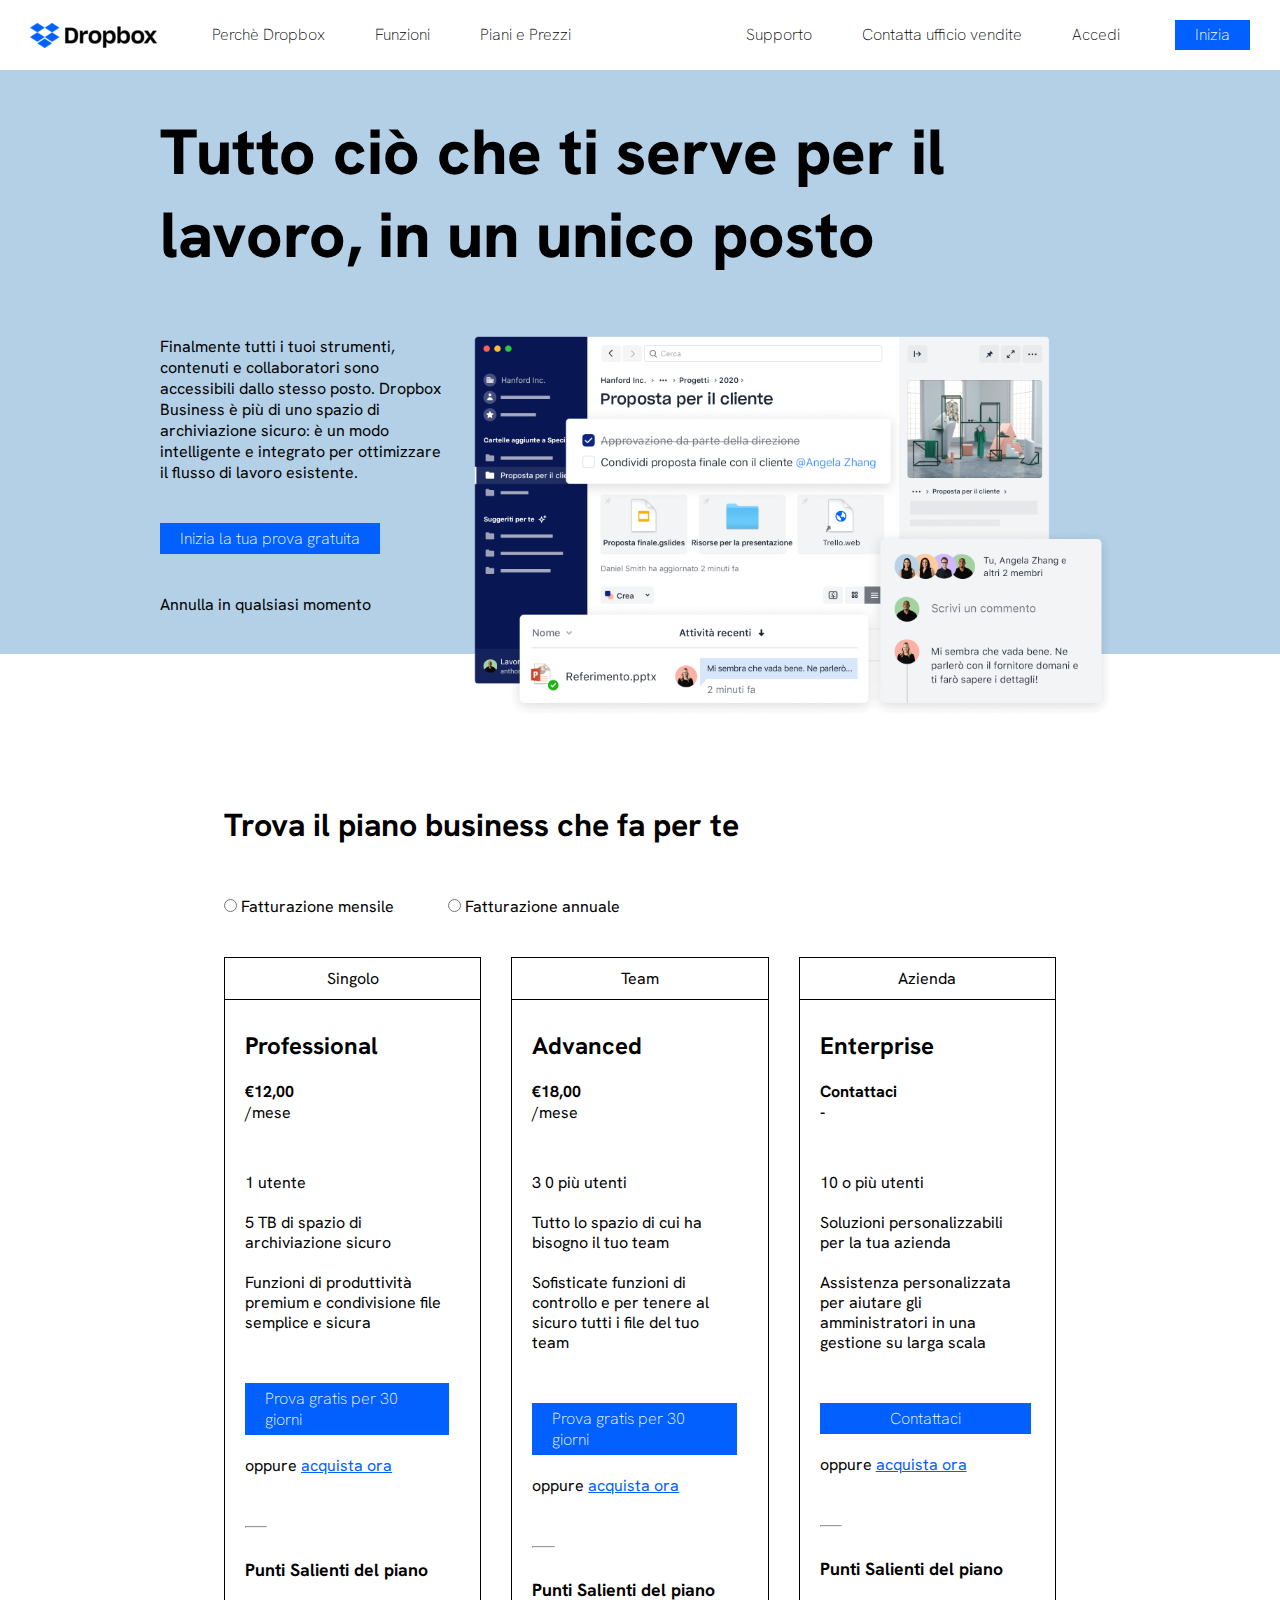
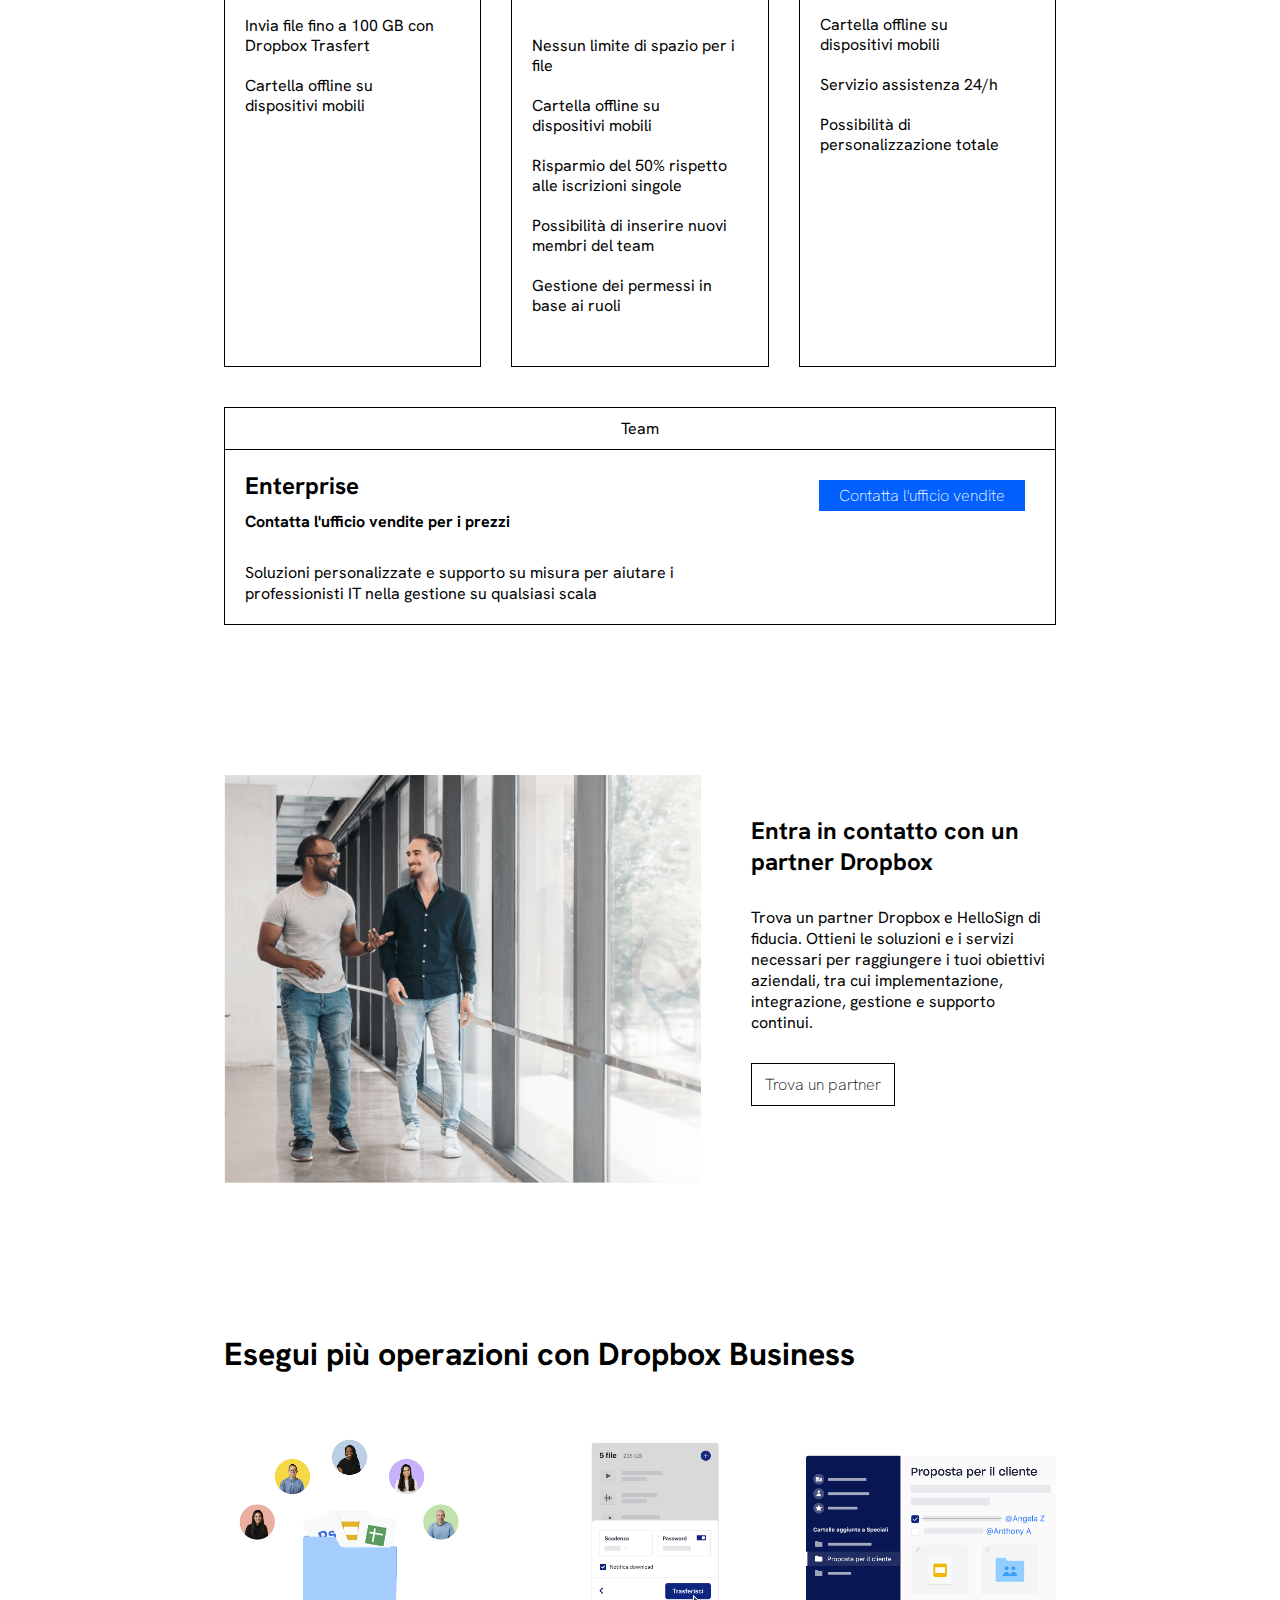
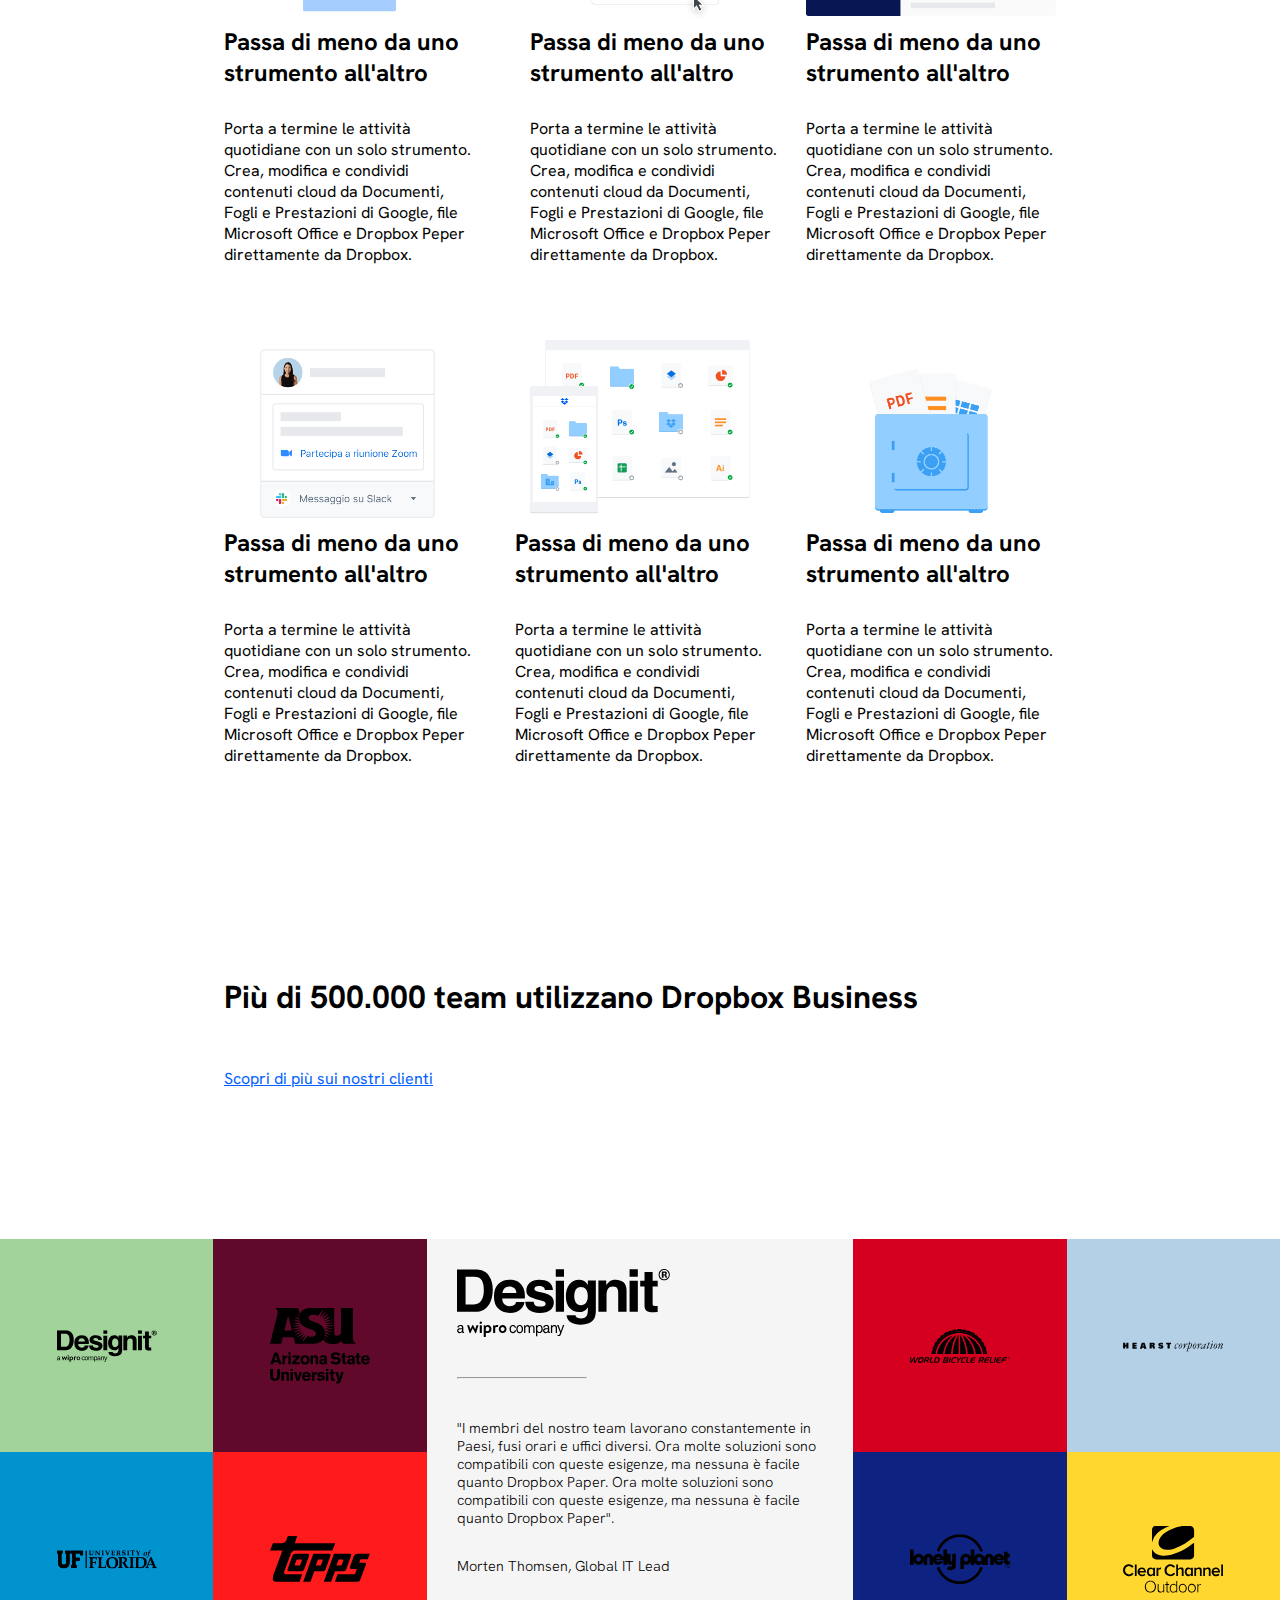
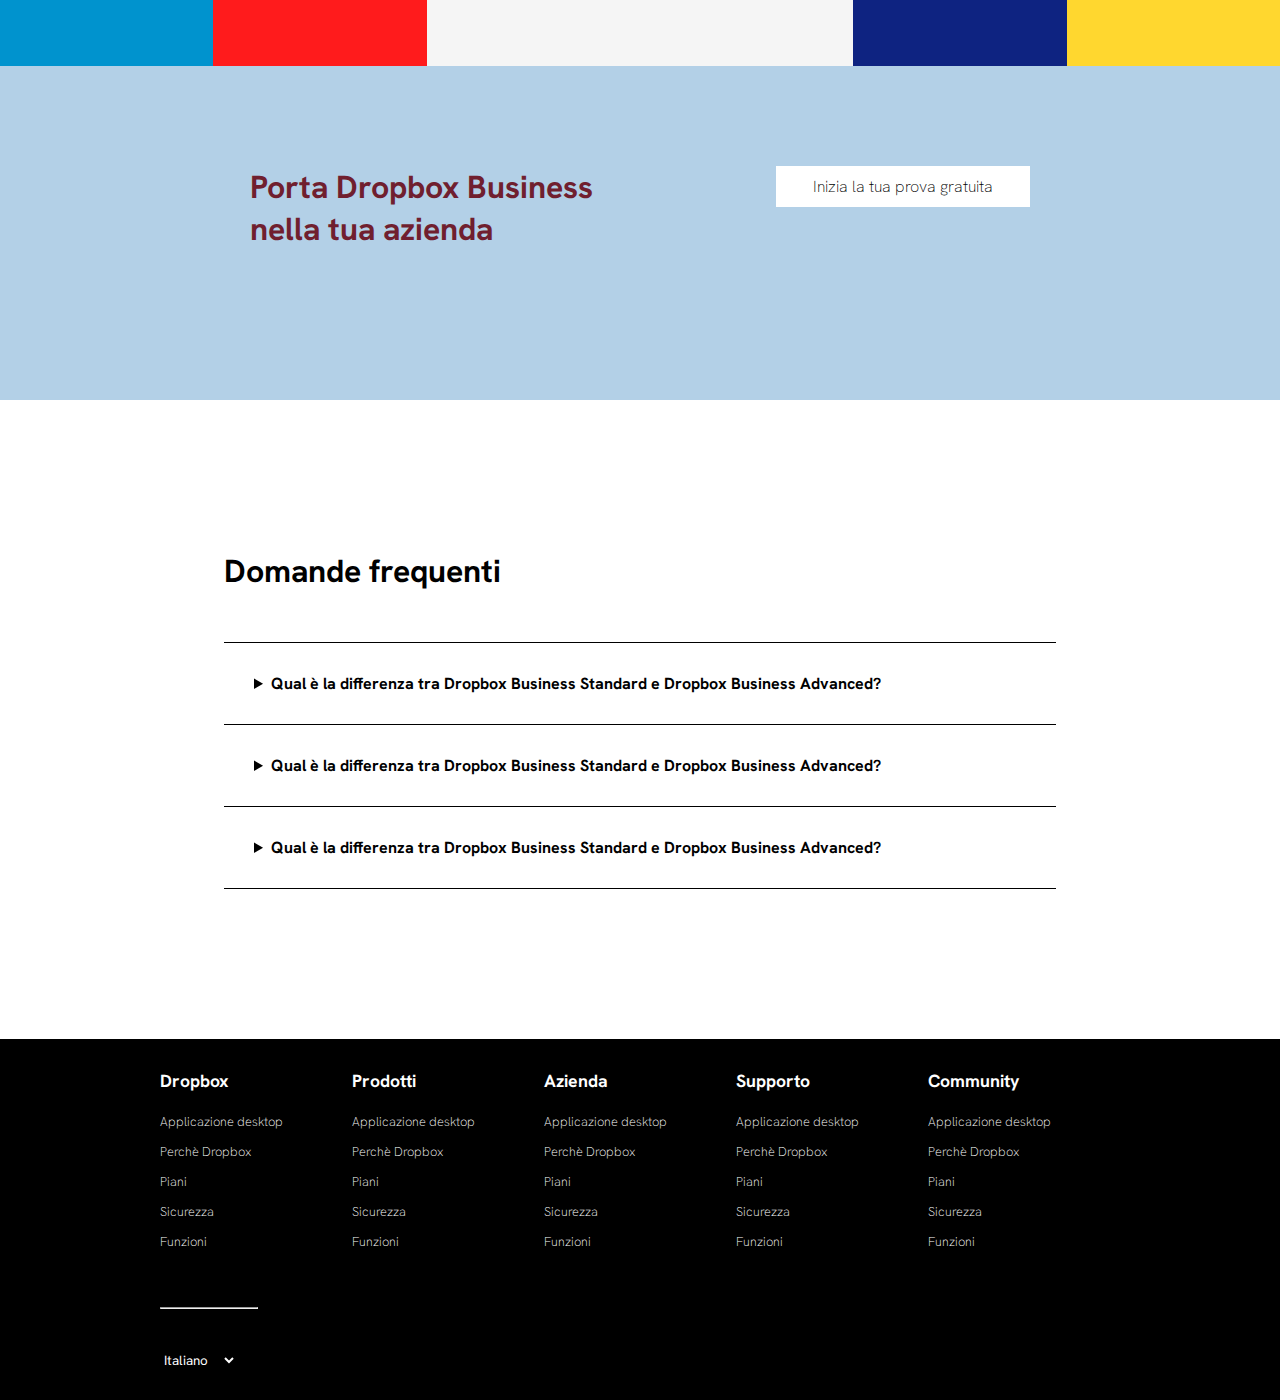
<file: index.html>
<!DOCTYPE html>
<html lang="en">
<head>
    <meta charset="UTF-8">
    <meta name="viewport" content="width=device-width, initial-scale=1.0">
    <link href="https://fonts.googleapis.com/css2?family=Hanken+Grotesk:wght@100;200;300;400;700;800&display=swap" rel="stylesheet">
    <link rel="stylesheet" href="https://cdnjs.cloudflare.com/ajax/libs/font-awesome/6.4.2/css/all.min.css" integrity="sha512-z3gLpd7yknf1YoNbCzqRKc4qyor8gaKU1qmn+CShxbuBusANI9QpRohGBreCFkKxLhei6S9CQXFEbbKuqLg0DA==" crossorigin="anonymous" referrerpolicy="no-referrer" />
    <link rel="stylesheet" href="css/style.css">
    <title>Dropbox</title>
</head>
<body>
    <!-- header -->
    <header>
        <nav class="d-flex flex-space-between">
            <ul class="d-flex align-center">
                <li class="padding-right padding-left">
                    <img src="img/logo-small.png" alt="logo Dropbox">
                </li>
                <li class="dropdown">
                    <div class="dropdown-button">
                        <a href="#">Perchè Dropbox</a>
                    </div>
                    <div class="dropdown-menu">
                        <div class="d-flex flex-start">
                            <ul>
                                <li class="bold">Panoramica</li>
                                <li><a href="#">Lasciati ispirare</a></li>
                                <li><a href="#">Cosa dicono i clienti</a></li>
                                <li><a href="#">Integrazione di app</a></li>
                                <li><a href="#">Risorse</a></li>
                            </ul>
                            <ul>
                                <li class="bold">Lavora al meglio con Dropbox</li>
                                <li><a href="#">Condividi file</a></li>
                                <li><a href="#">Archivia e organizza</a></li>
                                <li><a href="#">Sincronizza i tuoi dispositivi</a></li>
                                <li><a href="#">Proteggi i tuoi dati</a></li>
                                <li><a href="#">Connetti tra loro i membri del team in remoto</a></li>
                                <li><a href="#">Fai avanzare il tuo lavoro</a></li>
                                <li><a href="#">Backup sempre attivo</a></li>
                                <li><a href="#">Firma un documento</a></li>
                                <li><a href="#">Monitora i dati analitici dei documenti</a></li>
                            </ul>
                        </div>
                    </div>
                </li>
                <li class="dropdown small-dropdown">
                    <div class="dropdown-button">
                        <a href="#">Funzioni</a>
                    </div>
                    <div class="dropdown-menu">
                        <div class="d-flex flex-start">
                            <ul>
                                <li class="bold">Ruoli</li>
                                <li><a href="#">Creativi</a></li>
                                <li><a href="#">Vendite</a></li>
                                <li><a href="#">Marketing</a></li>
                                <li><a href="#">Risorse umane</a></li>
                                <li><a href="#">IT</a></li>
                                <li><a href="#">Team lead</a></li>
                                <li><a href="#">Personale</a></li>
                            </ul>
                            <ul>
                                <li class="bold">Settori</li>
                                <li><a href=""></a>Edilizia</li>
                                <li><a href="#">Tecnologia</a></li>
                                <li><a href="#">Settore manifatturiero</a></li>
                                <li><a href="#">Mass media</a></li>
                                <li><a href="#">Servizi professionali</a></li>
                            </ul>
                        </div>
                    </div>
                </li>
                <li class="dropdown">
                    <div class="dropdown-button">
                        <a href="#piani-pagamento">Piani e Prezzi</a>
                    </div>
                </li>
            </ul>
            <ul class="d-flex align-center">
                <li class="dropdown small-dropdown">
                    <div class="dropdown-button">
                        <a href="#">Supporto</a>
                    </div>
                    <div class="dropdown-menu right">
                        <ul>
                            <li><a href="#">Centro assistenza</a></li>
                            <li><a href="#">Forum della community</a></li>
                        </ul>
                    </div>
                </li>
                <li class="dropdown small-dropdown">
                    <div class="dropdown-button">
                        <a href="#">Contatta ufficio vendite</a>
                    </div>
                    <div class="dropdown-menu">
                        <ul>
                            <li><a href="#">Invia un email</a></li>
                            <li><a href="#">+39029654895</a></li>
                        </ul>
                    </div>
                </li>
                <li class="dropdown small-dropdown">
                    <div class="dropdown-button">
                        <a href="pagine/login.html">Accedi</a>
                    </div>
                </li>
                <li class="dropdown padding-right padding-left"><a href="#" class="button-blue dark">Inizia</a></li>
            </ul>
        </nav>
        <section class="hero">
            <div class="container">
                <h1>Tutto ciò che ti serve per il lavoro, in un unico posto</h1>
                <div class="d-flex container-hero">
                    <div class="text-hero">
                        <p class="margin-bottom">Finalmente tutti i tuoi strumenti, contenuti e collaboratori sono accessibili dallo stesso posto. Dropbox Business è più di uno spazio di archiviazione sicuro: è un modo intelligente e integrato per ottimizzare il flusso di lavoro esistente.
                        </p>
                        <a href="#" class="button-blue margin-bottom light">Inizia la tua prova gratuita <i class="fa-solid fa-arrow-right"></i></a>
                        <p class="margin-bottom">Annulla in qualsiasi momento</p>
                        <a href="#piani-pagamento"><i class="fa-solid fa-arrow-down arrow"></i></a>
                    </div>
                    <div class="image-hero">
                        <img src="img/jumbo.png" alt="">
                    </div>
                </div>
            </div>
        </section>
    </header>

    <!-- main -->
    <main>
        <section id="piani-pagamento" class="container-section">
            <div>
                <h2>Trova il piano business che fa per te</h2>
                <input type="radio" name="fatturazione">
                    <label for="fatturazione-mensile" id="fatturazione-mensile">Fatturazione mensile</label>
                <input type="radio" name="fatturazione" class="checkbox">
                    <label for="fatturazione-annuale" id="fatturazione-annuale">Fatturazione annuale</label>
            </div>
            <div class="d-flex">
                <div class="box margin-right">
                    <div class="user">
                        <i class="fa-solid fa-user"></i> Singolo
                    </div>
                    <div class="info">
                        <h3>Professional</h3>
                        <p><span class="bold">&euro;12,00 </span><br>/mese </p>
                        <ul class="padding-top">
                            <li>
                                <i class="fa-solid fa-user"></i> 1 utente
                            </li>
                            <li>
                                <i class="fa-solid fa-folder"></i> 5 TB di spazio di archiviazione sicuro
                            </li>
                            <li>
                                <i class="fa-solid fa-diagram-project"></i> Funzioni di produttività premium e condivisione file semplice e sicura
                            </li>
                        </ul>
                        <div class="button-info">
                            <a href="#" class="button-blue dark">Prova gratis per 30 giorni</a>
                            <p>oppure <a href="#" class="link-border">acquista ora</a></p>
                        </div>
                        <hr>
                        <div class="padding-top">
                            <h4>Punti Salienti del piano</h4>
                            <ul>
                                <li><i class="fa-solid fa-check checkmark"></i> Invia file fino a 100 GB con Dropbox Trasfert</li>
                                <li><i class="fa-solid fa-check checkmark"></i> Cartella offline su dispositivi mobili</li>
                            </ul>
                        </div>
                    </div>
                </div>
                <div class="box margin-right">
                    <div class="user">
                        <i class="fa-solid fa-users"></i> Team
                    </div>
                    <div class="info">
                        <h3>Advanced</h3>
                        <p><span class="bold">&euro;18,00 </span><br>/mese</p>
                        <ul class="padding-top">
                            <li>
                                <i class="fa-solid fa-users"></i> 3 0 più utenti
                            </li>
                            <li>
                                <i class="fa-solid fa-folder"></i> Tutto lo spazio di cui ha bisogno il tuo team
                            </li>
                            <li>
                                <i class="fa-solid fa-diagram-project"></i> Sofisticate funzioni di controllo e per tenere al sicuro tutti i file del tuo team
                            </li>
                        </ul>
                        <div class="button-info">
                            <a href="#" class="button-blue dark">Prova gratis per 30 giorni</a>
                            <p>oppure <a href="#" class="link-border">acquista ora</a></p>
                        </div>
                        <hr>
                        <div class="padding-top">
                            <h4>Punti Salienti del piano</h4>
                            <ul>
                                <li><i class="fa-solid fa-check checkmark"></i> Nessun limite di spazio per i file</li>
                                <li><i class="fa-solid fa-check checkmark"></i> Cartella offline su dispositivi mobili</li>
                                <li><i class="fa-solid fa-check checkmark"></i> Risparmio del 50% rispetto alle iscrizioni singole</li>
                                <li><i class="fa-solid fa-check checkmark"></i> Possibilità di inserire nuovi membri del team</li>
                                <li><i class="fa-solid fa-check checkmark"></i> Gestione dei permessi in base ai ruoli</li>
                            </ul>
                        </div>
                    </div>
                </div>
                <div class="box">
                    <div class="user">
                        <i class="fa-solid fa-building"></i> Azienda
                    </div>
                    <div class="info">
                        <h3>Enterprise</h3>
                        <p class="bold">Contattaci<br>-</p>
                        <ul class="padding-top">
                            <li>
                                <i class="fa-solid fa-user"></i> 10 o più utenti
                            </li>
                            <li>
                                <i class="fa-solid fa-folder"></i> Soluzioni personalizzabili per la tua azienda
                            </li>
                            <li>
                                <i class="fa-solid fa-diagram-project"></i> Assistenza personalizzata per aiutare gli amministratori in una gestione su larga scala
                            </li>
                        </ul>
                        <div class="button-info">
                            <a href="#" class="button-blue dark"><span class="size-button">Contattaci</span></a>
                            <p>oppure <a href="#" class="link-border">acquista ora</a></p>
                        </div>
                        <hr>
                        <div class="padding-top">
                            <h4>Punti Salienti del piano</h4>
                            <ul>
                                <li><i class="fa-solid fa-check checkmark"></i> Cartella offline su dispositivi mobili</li>
                                <li><i class="fa-solid fa-check checkmark"></i> Servizio assistenza 24/h</li>
                                <li><i class="fa-solid fa-check checkmark"></i> Possibilità di personalizzazione totale</li>
                            </ul>
                        </div>
                    </div>
                </div>
            </div>
            <div>
                <div class="box-team">
                    <div class="user">
                        <i class="fa-solid fa-users"></i> Team
                    </div>
                    <div class="d-flex flex-start">
                        <div class="info-team">
                            <h3>Enterprise</h3>
                            <p class="bold">Contatta l'ufficio vendite per i prezzi<br></p>
                            <p class="padding-top">Soluzioni personalizzate e supporto su misura per aiutare i professionisti IT nella gestione su qualsiasi scala</p>
                        </div>
                        <div class="button-team">
                            <a href="#" class=" button-blue dark">Contatta l'ufficio vendite</a>
                        </div>
                    </div>
                </div>
            </div>
        </section>
        <section class="container-section">
            <div class="d-flex">
                <div class="partner-image">
                    <img src="img/partner.png" alt="work partner">
                </div>
                <div class="text-partner">
                    <h3>Entra in contatto con un partner Dropbox</h3>
                    <p class="padding-top">Trova un partner Dropbox e HelloSign di fiducia. Ottieni le soluzioni e i servizi necessari per raggiungere i tuoi obiettivi aziendali, tra cui implementazione, integrazione, gestione e supporto continui.</p>
                    <p class="white-button"><a href="#">Trova un partner <i class="fa-solid fa-arrow-down"></i></a></p>
                </div>
            </div>
        </section>
        <section class="container-section">
            <h2>Esegui più operazioni con Dropbox Business</h2>
            <div class="d-flex flex-space-between wrap">
                <div class="operation margin-right">
                    <img src="img/business-feature-switching-tools.png" alt="switching tools">
                    <h3>Passa di meno da uno strumento all'altro</h3>
                    <p>Porta a termine le attività quotidiane con un solo strumento. Crea, modifica e condividi contenuti cloud da Documenti, Fogli e Prestazioni di Google, file Microsoft Office e Dropbox Peper direttamente da Dropbox.</p>
                </div>
                <div class="operation">
                    <img src="img/business-feature-send-files-it.png" alt="send file">
                    <h3>Passa di meno da uno strumento all'altro</h3>
                    <p>Porta a termine le attività quotidiane con un solo strumento. Crea, modifica e condividi contenuti cloud da Documenti, Fogli e Prestazioni di Google, file Microsoft Office e Dropbox Peper direttamente da Dropbox.</p>
                </div>
                <div class="operation">
                    <img src="img/business-feature-coordinate-it.png" alt="business coordinate">
                    <h3>Passa di meno da uno strumento all'altro</h3>
                    <p>Porta a termine le attività quotidiane con un solo strumento. Crea, modifica e condividi contenuti cloud da Documenti, Fogli e Prestazioni di Google, file Microsoft Office e Dropbox Peper direttamente da Dropbox.</p>
                </div>
                <div class="operation">
                    <img src="img/business-feature-integrations-it.png" alt="zoom call">
                    <h3>Passa di meno da uno strumento all'altro</h3>
                    <p>Porta a termine le attività quotidiane con un solo strumento. Crea, modifica e condividi contenuti cloud da Documenti, Fogli e Prestazioni di Google, file Microsoft Office e Dropbox Peper direttamente da Dropbox.</p>
                </div>
                <div class="operation">
                    <img src="img/business-feature-multi-device.png" alt="multi device">
                    <h3>Passa di meno da uno strumento all'altro</h3>
                    <p>Porta a termine le attività quotidiane con un solo strumento. Crea, modifica e condividi contenuti cloud da Documenti, Fogli e Prestazioni di Google, file Microsoft Office e Dropbox Peper direttamente da Dropbox.</p>
                </div>
                <div class="operation">
                    <img src="img/business-feature-security.png" alt="security">
                    <h3>Passa di meno da uno strumento all'altro</h3>
                    <p>Porta a termine le attività quotidiane con un solo strumento. Crea, modifica e condividi contenuti cloud da Documenti, Fogli e Prestazioni di Google, file Microsoft Office e Dropbox Peper direttamente da Dropbox.</p>
                </div>
            </div>
        </section>
        <section class="container-section">
            <h2>Più di 500.000 team utilizzano Dropbox Business</h2>
            <a href="#" class="link-border">Scopri di più sui nostri clienti </a>
        </section>
        <section class="margin-top d-flex">
            <div class="team-section d-flex wrap">
                <div id="designit" class="size-logo">
                    <img src="img/designit.svg" alt="logo designit">
                </div>
                <div id="asu" class="size-logo">
                    <img src="img/arizona_state_university.svg" alt="logo Arizona State University">
                </div>
                <div id="uf" class="size-logo">
                    <img src="img/university_of_florida.svg" alt="logo University of Florida">
                </div>
                <div id="topps" class="size-logo">
                    <img src="img/topps.svg" alt="logo Topps">
                </div>
            </div>
            <div class="team-section">
                <div class="declaration">
                    <img src="img/designit.svg" alt="logo designit" class="padding-top padding-left">
                    <hr>
                    <p class="padding-left padding-right">"I membri del nostro team lavorano constantemente in Paesi, fusi orari e uffici diversi. Ora molte soluzioni sono compatibili con queste esigenze, ma nessuna è facile quanto Dropbox Paper. Ora molte soluzioni sono compatibili con queste esigenze, ma nessuna è facile quanto Dropbox Paper".</p>
                    <p class="padding-top padding-left">Morten Thomsen, Global IT Lead</p>
                </div>
            </div>
            <div class="team-section d-flex wrap">
                <div id="w-bicycle" class="size-logo">
                    <img src="img/world_bicycle_relief.svg" alt="logo World Bicycle Relief">
                </div>
                <div id="hearst" class="size-logo">
                    <img src="img/hearst_corp.svg" alt="logo Hearst corporation">
                </div>
                <div id="lonely-planet" class="size-logo">
                    <img src="img/lonely_planet.svg" alt="logo Lonely Planet">
                </div>
                <div id="cco" class="size-logo">
                    <img src="img/clear_channel.svg" alt="logo Clear Channel Outdoor">
                </div>
            </div>
        </section>
        <section class="prova-gratis d-flex flex-start">
            <h2>Porta Dropbox Business nella tua azienda</h2>
            <a href="#">Inizia la tua prova gratuita <i class="fa-solid fa-arrow-down"></i></a>
        </section>
        <section class="container-section">
            <h2>Domande frequenti</h2>
            <div class="faq">
                <details class="border-top">
                    <summary class="bold">Qual è la differenza tra Dropbox Business Standard e Dropbox Business Advanced?</summary>
                    <p>Standard offre ai team 5000 GB di spazio di archiviazione con strumenti di sicurezza, condivisione e collaborazione facili da usare. Advanced parte da 15 TB di spazio di archiviazione per team, oltre a solidi controlli di sicurezza e avvisi. Per ulteriori informazioni, confronta i piani Dropbox.</p>
                </details>
                <details class="border-top">
                    <summary class="bold">Qual è la differenza tra Dropbox Business Standard e Dropbox Business Advanced?</summary>
                    <p>Standard offre ai team 5000 GB di spazio di archiviazione con strumenti di sicurezza, condivisione e collaborazione facili da usare. Advanced parte da 15 TB di spazio di archiviazione per team, oltre a solidi controlli di sicurezza e avvisi. Per ulteriori informazioni, confronta i piani Dropbox.</p>
                </details>
                <details class="border-top border-bottom">
                    <summary class="bold">Qual è la differenza tra Dropbox Business Standard e Dropbox Business Advanced?</summary>
                    <p>Standard offre ai team 5000 GB di spazio di archiviazione con strumenti di sicurezza, condivisione e collaborazione facili da usare. Advanced parte da 15 TB di spazio di archiviazione per team, oltre a solidi controlli di sicurezza e avvisi. Per ulteriori informazioni, confronta i piani Dropbox.</p>
                </details>

            </div>
        </section>
    </main>

    <!-- footer -->
    <footer class="margin-top">
        <div class="container d-flex flex-space-between">
            <section class="footer-section">
                <h4>Dropbox</h4>
                <ul>
                    <li><a href="#" class="white-text">Applicazione desktop</a></li>
                    <li><a href="#" class="white-text">Perchè Dropbox</a></li>
                    <li><a href="" class="white-text">Piani</a></li>
                    <li><a href="#" class="white-text">Sicurezza</a></li>
                    <li><a href="#" class="white-text">Funzioni</a></li>
                </ul>
            </section>
            <section class="footer-section">
                <h4>Prodotti</h4>
                <ul>
                    <li><a href="#" class="white-text">Applicazione desktop</a></li>
                    <li><a href="#" class="white-text">Perchè Dropbox</a></li>
                    <li><a href="" class="white-text">Piani</a></li>
                    <li><a href="#" class="white-text">Sicurezza</a></li>
                    <li><a href="#" class="white-text">Funzioni</a></li>
                </ul>
            </section>
            <section class="footer-section">
                <h4>Azienda</h4>
                <ul>
                    <li><a href="#" class="white-text">Applicazione desktop</a></li>
                    <li><a href="#" class="white-text">Perchè Dropbox</a></li>
                    <li><a href="" class="white-text">Piani</a></li>
                    <li><a href="#" class="white-text">Sicurezza</a></li>
                    <li><a href="#" class="white-text">Funzioni</a></li>
                </ul>
            </section>
            <section class="footer-section">
                <h4>Supporto</h4>
                <ul>
                    <li><a href="#" class="white-text">Applicazione desktop</a></li>
                    <li><a href="#" class="white-text">Perchè Dropbox</a></li>
                    <li><a href="" class="white-text">Piani</a></li>
                    <li><a href="#" class="white-text">Sicurezza</a></li>
                    <li><a href="#" class="white-text">Funzioni</a></li>
                </ul>
            </section>
            <section class="footer-section">
                <h4>Community</h4>
                <ul>
                    <li><a href="#" class="white-text">Applicazione desktop</a></li>
                    <li><a href="#" class="white-text">Perchè Dropbox</a></li>
                    <li><a href="" class="white-text">Piani</a></li>
                    <li><a href="#" class="white-text">Sicurezza</a></li>
                    <li><a href="#" class="white-text">Funzioni</a></li>
                </ul>
            </section>
        </div>
        
        <div class="container select">
            <hr class="margin-bottom">
            <i class="fa-solid fa-earth-americas"></i>
            <select name="language" id="language">
                <option value="ita">Italiano</option>
                <option value="eng">Inglese</option>
                <option value="esp">Spagnolo</option>
                <option value="fra">Francese</option>
            </select>
        </div>
    </footer>
</body>
</html>
</file>
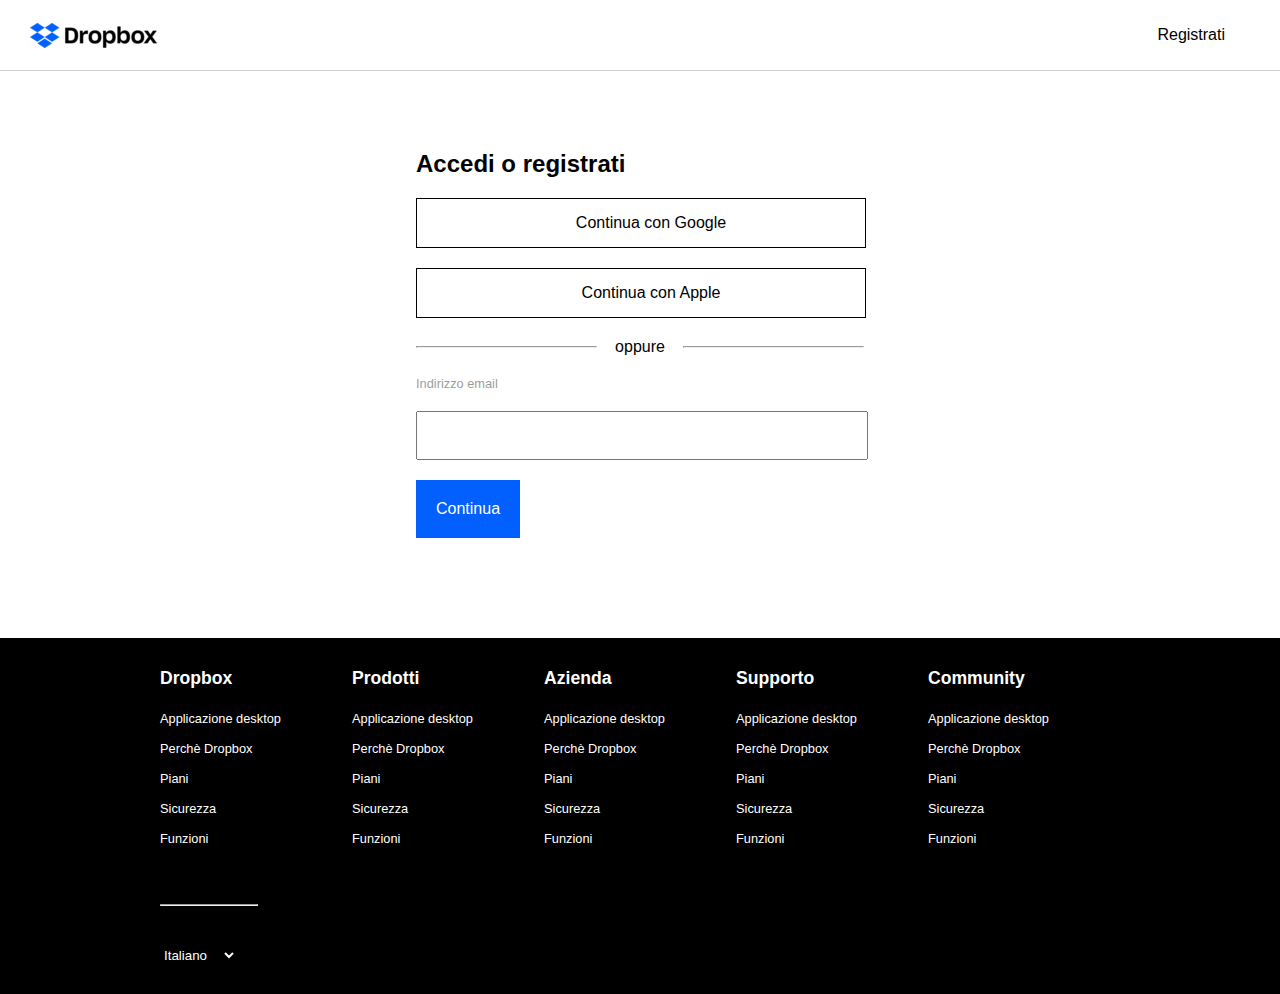
<file: pagine/login.html>
<!DOCTYPE html>
<html lang="en">
<head>
    <meta charset="UTF-8">
    <meta name="viewport" content="width=device-width, initial-scale=1.0">
    <link rel="stylesheet" href="https://cdnjs.cloudflare.com/ajax/libs/font-awesome/6.4.2/css/all.min.css" integrity="sha512-z3gLpd7yknf1YoNbCzqRKc4qyor8gaKU1qmn+CShxbuBusANI9QpRohGBreCFkKxLhei6S9CQXFEbbKuqLg0DA==" crossorigin="anonymous" referrerpolicy="no-referrer" />
    <link rel="stylesheet" href="../css/style.css">
    <title>Login</title>
</head>
<body id="login">
    <header>
        <nav class="d-flex flex-space-between login-nav">
            <div class="padding-left">
                <img src="../img/logo-small.png" alt="logo dropbox">
            </div>
            <div class="padding-right">
                <i class="fa-solid fa-globe dropdown-button"></i>
                <a href="#" class="dropdown-button">Registrati</a>
            </div>
        </nav>
    </header>

    <main class="login-container">
        <h3>Accedi o registrati</h3>
        <div class="google d-flex dropdown-button">
            <i class="fa-brands fa-google-plus icon"></i>
            <p class="center"><a href="#">Continua con Google</a></p>
        </div>
        <div class="apple d-flex dropdown-button">
            <i class="fa-brands fa-apple icon"></i>
            <p class="center"><a href="#">Continua con Apple</a></p>
        </div>
        <div class="or d-flex flex-space-between">
            <hr>
            <p>oppure</p>
            <hr>
        </div>
        <div class="email">
            <p>Indirizzo email</p>
            <div class="text-email">
                <input type="text">
            </div>
        <div>
            <a href="#" class="dark button-blue continua">Continua</a>
        </div>
    </main>

    <footer>
        <div class="container d-flex flex-space-between">
            <section class="footer-section">
                <h4>Dropbox</h4>
                <ul>
                    <li><a href="#" class="white-text">Applicazione desktop</a></li>
                    <li><a href="#" class="white-text">Perchè Dropbox</a></li>
                    <li><a href="" class="white-text">Piani</a></li>
                    <li><a href="#" class="white-text">Sicurezza</a></li>
                    <li><a href="#" class="white-text">Funzioni</a></li>
                </ul>
            </section>
            <section class="footer-section">
                <h4>Prodotti</h4>
                <ul>
                    <li><a href="#" class="white-text">Applicazione desktop</a></li>
                    <li><a href="#" class="white-text">Perchè Dropbox</a></li>
                    <li><a href="" class="white-text">Piani</a></li>
                    <li><a href="#" class="white-text">Sicurezza</a></li>
                    <li><a href="#" class="white-text">Funzioni</a></li>
                </ul>
            </section>
            <section class="footer-section">
                <h4>Azienda</h4>
                <ul>
                    <li><a href="#" class="white-text">Applicazione desktop</a></li>
                    <li><a href="#" class="white-text">Perchè Dropbox</a></li>
                    <li><a href="" class="white-text">Piani</a></li>
                    <li><a href="#" class="white-text">Sicurezza</a></li>
                    <li><a href="#" class="white-text">Funzioni</a></li>
                </ul>
            </section>
            <section class="footer-section">
                <h4>Supporto</h4>
                <ul>
                    <li><a href="#" class="white-text">Applicazione desktop</a></li>
                    <li><a href="#" class="white-text">Perchè Dropbox</a></li>
                    <li><a href="" class="white-text">Piani</a></li>
                    <li><a href="#" class="white-text">Sicurezza</a></li>
                    <li><a href="#" class="white-text">Funzioni</a></li>
                </ul>
            </section>
            <section class="footer-section">
                <h4>Community</h4>
                <ul>
                    <li><a href="#" class="white-text">Applicazione desktop</a></li>
                    <li><a href="#" class="white-text">Perchè Dropbox</a></li>
                    <li><a href="" class="white-text">Piani</a></li>
                    <li><a href="#" class="white-text">Sicurezza</a></li>
                    <li><a href="#" class="white-text">Funzioni</a></li>
                </ul>
            </section>
        </div>
        
        <div class="container select">
            <hr class="margin-bottom">
            <i class="fa-solid fa-earth-americas"></i>
            <select name="language" id="language">
                <option value="ita">Italiano</option>
                <option value="eng">Inglese</option>
                <option value="esp">Spagnolo</option>
                <option value="fra">Francese</option>
            </select>
        </div>
    </footer>
</body>
</html>
</file>
<file: css/style.css>
*{
    margin: 0;
    padding: 0;
    box-sizing: border-boxs;
    font-family: 'Hanken Grotesk', sans-serif;
}
html{
    scroll-behavior: smooth;
}
/* color */
:root {
	--color-button: #0160ff;
	--color-background-hero: #b3d0e7;
	--color-text-color: #701f2f;
	--color-secondary-color: #000000;
	--color-primary-color: #ffffff;
	--color-square-1: #a2d39b;
	--color-square-2: #61092b;
	--color-square-3: #0093ce;
	--color-square-4: #ff1b1c;
	--color-big-square: #f5f5f5;
	--color-square-5: #d5001f;
	--color-square-6: #b3d0e7;
	--color-square-7: #0e2381;
	--color-square-8: #ffd72f;
	--color-footer-text: #f5fffe;
}
/* general */
a{
    text-decoration: none;
    color: var(--color-secondary-color);
    font-weight: 200;
}
.padding-right{
    padding-right: 30px;
}
.padding-left{
    padding-left: 30px;
}
.padding-top{
    padding-top: 30px;
}
.margin-bottom{
    margin-bottom: 40px;
}
.margin-top{
    margin-top: 150px;
}
.margin-right{
    margin-right: 30px;
}
.d-flex{
    display: flex;
    flex-flow: row nowrap;
}
.flex-start{
    justify-content: space-between;
    align-items: flex-start;
}
.flex-space-between{
    justify-content: space-between;
    align-items: center;
}
.align-center{
    align-items: center;
    align-content: center;
}
.debug{
    border: 1px solid red;
}
.button-blue{
    background-color: var(--color-button);
    color: white;
    padding: 5px 20px;
    display: inline-block;
}
.white-text{
    color: var(--color-primary-color);
}
.container{
    max-width: 1200px;
    width: 75%;
    margin: 0 auto;
    padding-top: 30px;
}
.container-section{
    max-width: 1000px;
    width: 65%;
    margin: 0 auto;
    margin-top: 150px;
}
h2{
    font-size: 2em;
    padding-bottom: 50px;
}
h3{
    font-size: 1.5em;
}
ul li{
    list-style: none;
    line-height: 20px;
}
img{
    display: block;
    width: 100%;
}
.bold{
    font-weight: 700;
}
.link-border{
    text-decoration: underline;
    color: var(--color-button);
    font-weight: 400;
}
/* header nav */
nav{
    position: fixed;
    top: 0;
    left: 0;
    width: 100%;
    height: 50px;
    background-color: var(--color-primary-color);
    z-index: 1000;
    padding: 10px 0px;
    text-align: center;
}

/* header hero */
.hero{
    background-color: var(--color-background-hero);
}
h1{
    font-size: 4em;
    font-weight: 800;
    padding-top: 80px;
}
.text-hero{
    width: 30%;
}
.image-hero{
    width: 70%;
}
.arrow{
    font-size: 50px;
}
.container-hero{
    position: relative;
    bottom: -60px;
}
/* section 1*/
input[type = radio].checkbox{
    margin-left: 50px;
}
.box{
    width: calc(100%/3);
    border: 1px solid black;
    margin-top: 40px;
}
.user{
    border-bottom: 1px solid black;
    text-align: center;
    padding: 10px;
}
.info{
    padding: 30px 20px 50px 20px;
    width: 80%;
}
.info p,.info ul li{
    padding-top: 20px;
}
.button-info{
    width: 100%;
    padding: 50px 0px;
}
.size-button{
    padding: 0px 50px;
}
hr{
    width: 10%;
}
.checkmark{
    color: var(--color-button);
}
.box-team{
    border: 1px solid black;
    margin-top: 40px;
}
.info-team{
    width: 60%;
    padding: 20px;
}
.button-team{
    width: 30%;
    padding: 30px;
    text-align: end;
}
.info-team h3{
    padding-bottom: 10px;
}

/* section 2 */
.text-partner{
    width: 90%;
    padding: 40px 0px 0px 50px;
}
.partner-image img{
    width: 100%;
    object-fit: cover;
    display: block;
}
.white-button{
    border: 1px solid var(--color-secondary-color);
    width: 40%;
    margin-top: 30px;
    padding: 10px;
    text-align: center;
}

/* section 3 */
.operation{
    width: 30%;
    padding-bottom: 60px;
}
.operation h3{
    padding-bottom: 30px;
}
.operation img{
    width: 100%;
}
.wrap{
    flex-wrap: wrap;
}

/* section 5 */
.team-section{
    width: calc(100%/3);
    height: calc(100vw/3);
}
.size-logo{
    width: 50%;
    height: 50%;
    position: relative;
}
.size-logo img{
    position: absolute;
    top: 50%;
    left: 50%;
    transform: translate(-50%, -50%);
    width: 100px;
}
#designit{
    background-color: var(--color-square-1);
}
#asu{
    background-color: var(--color-square-2);
}
#uf{
    background-color: var(--color-square-3);
}
#topps{
    background-color: var(--color-square-4);
}
.declaration{
    background-color: var(--color-big-square);
    font-size: 0.9em;
    font-weight: 300;
    width: 100%;
    height: 100%;
}
.declaration img{
    width: 50%;
}
.declaration hr{
    margin: 40px 30px;
    width: 30%;
}
#w-bicycle{
    background-color: var(--color-square-5);
}
#hearst{
    background-color: var(--color-square-6);
}
#lonely-planet{
    background-color: var(--color-square-7);
}
#cco{
    background-color: var(--color-square-8);
}

/* section 6 */
.prova-gratis{
    padding: 100px 250px;
    background-color: var(--color-background-hero);
}
.prova-gratis h2{
    color: var(--color-text-color);
    width: 50%;
}
.prova-gratis a{
    width: 30%;
    text-align: center;
    padding: 10px;
    background-color: var(--color-primary-color);
}

/* section 7 */
details summary{
    padding: 30px;
    font-size: 1;
}
details p{
    padding: 5px 45px 15px;
}
.border-top{
    border-top: 1px solid black;
}
.border-bottom{
    border-bottom: 1px solid black;
}

/* footer */
footer{
    background-color: var(--color-secondary-color);
    color: var(--color-primary-color);
    padding-bottom: 30px;
}
.footer-section{
    width: calc(100%/5);
    padding-bottom: 20px;   
}
h4{
    font-size: 1.1em;
    padding-bottom: 15px;
}
.footer-section li{
    line-height: 30px;
    font-size: 0.8em;
}
#language{
    background-color: var(--color-secondary-color);
    color: white;
    border: none;
}

/* hover */
/* colori hover 
#4C8FFF light 
#0057E5 dark
*/
.dark:hover{
    background-color: #0057E5;
}
.light:hover{
    background-color:#4C8FFF;
}
.button-blue:hover i{
    padding-left: 10px;
}
.link-border:hover{
    opacity: 70%;
}
.white-button:hover i{
    padding-left: 10px;
    display: inline-block;
}
.white-button i{
    display: none;
}
.prova-gratis a:hover{
    background-color: var(--color-text-color);
    color: var(--color-primary-color);
}
.footer-section li:hover{
    text-decoration: underline;
}
#language:hover{
    text-decoration: underline;
}
.arrow:active{
    color: var(--color-background-hero);
}

/* drop down menu */
.dropdown{
    position: relative;
    display: inline-block;
}
.dropdown-button{
    background-color: var(--color-primary-color);
    padding: 25px;
}
.dropdown-button:hover{
    background-color: #F1EEE8;
}
.dropdown-menu{
    display: none;
    position: absolute;
    left: 0;
    width: 300px;
    padding: 15px 20px;
    text-align: justify;
    background-color: #F1EEE8;
    font-weight: 200;
}
.dropdown-menu li{
    line-height: 30px;
}

.dropdown:hover .dropdown-menu{
    display: block;
    width: 600px;
}
.small-dropdown:hover .dropdown-menu{
    width: 350px;
}

/* login page */
#login{
    position: relative;
}
.login-nav{
    border-bottom: 1px solid rgba(128, 128, 128, 0.383);
}
.login-container{
    padding-top: 150px;
    width: 35%;
    margin: 0 auto;
}
.google, .apple{
    width: 100%;
    padding: 15px 0px 15px 0px;
    border: 1px solid var(--color-secondary-color);
    margin: 20px 0px 20px 0px;
}
.center{
    margin: 0 auto;
}
.icon{
    font-size: 1.5em;
    padding-left: 20px;
}
.or hr{
    width: 40%;
}
.email p{
    margin-top: 20px;
    font-size: 0.8em;
    font-weight: 100;
    opacity: 40%;
}
.text-email{
    margin-top: 20px;
}
input[type="text"]{
    width:100%;
    padding: 15px 0px 15px 0px;
}
input[type="text"]:hover{
    border: 2px solid var(--color-secondary-color)
}
input[type="text"]:active{
    border: 2px solid var(--color-button)
}
.continua{
    padding: 20px;
    margin: 20px 0px 100px 0px ;
}
</file>
